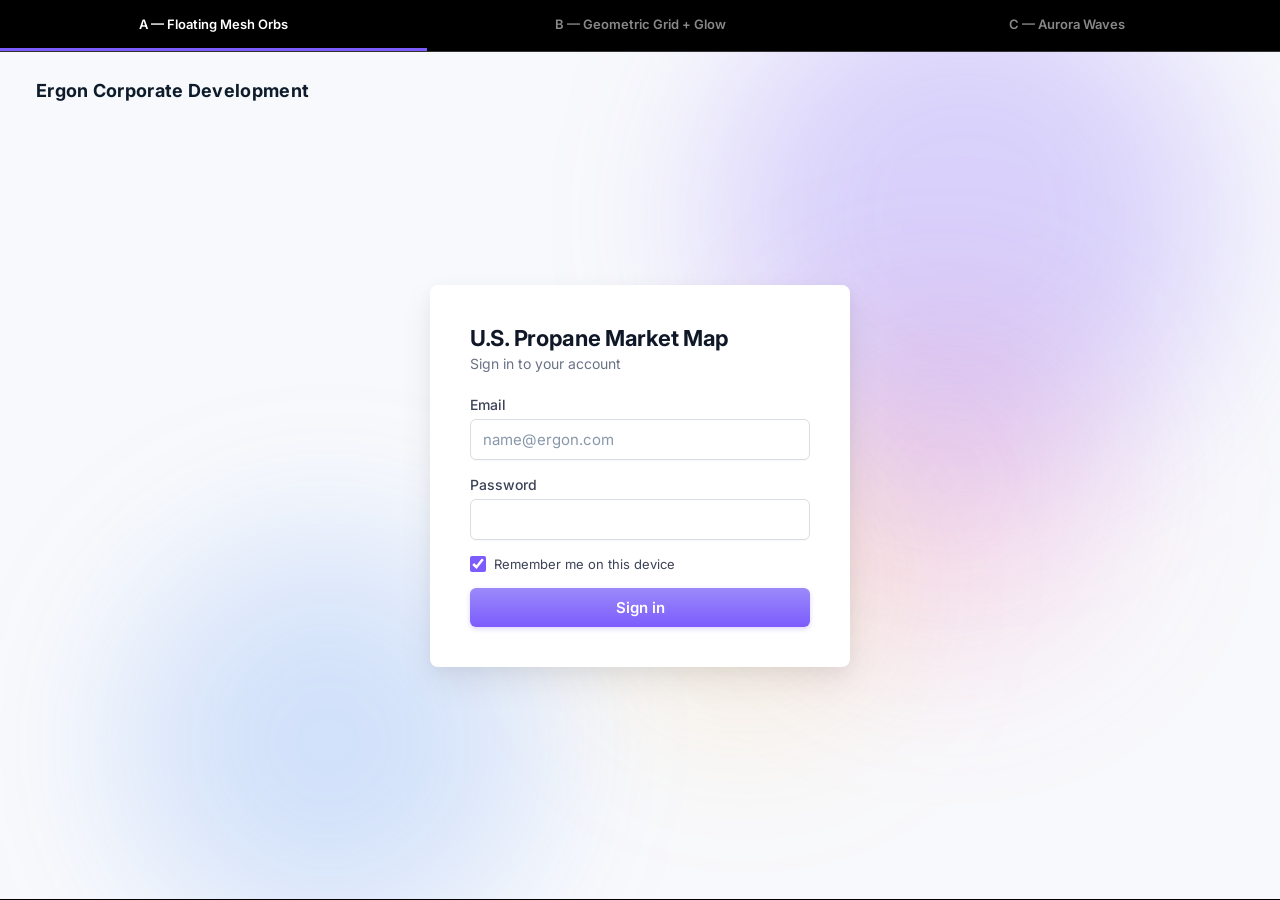
<file: login-mockups.html>
<!DOCTYPE html>
<html lang="en">
<head>
<meta charset="UTF-8">
<meta name="viewport" content="width=device-width, initial-scale=1.0">
<title>Login Background Options</title>
<link href="https://fonts.googleapis.com/css2?family=Inter:wght@400;500;600;700&display=swap" rel="stylesheet">
<style>
*{box-sizing:border-box;margin:0;padding:0}
body{font-family:Inter,-apple-system,sans-serif;background:#000}
.nav{position:sticky;top:0;z-index:100;display:flex;background:#000;border-bottom:1px solid #333}
.nav button{flex:1;padding:16px;border:none;font-size:13px;font-weight:600;cursor:pointer;color:#888;background:#000;border-bottom:3px solid transparent;font-family:Inter,sans-serif;transition:all .2s}
.nav button.active{color:#fff;border-bottom-color:#7C5CFC}
.nav button:hover{color:#ccc}
.mockup{display:none;height:calc(100vh - 53px);position:relative;overflow:hidden}
.mockup.active{display:flex;align-items:center;justify-content:center}

/* Shared card styles */
.card{background:#fff;border-radius:8px;padding:40px;width:420px;max-width:90%;box-shadow:0 15px 35px rgba(0,0,0,0.07),0 5px 15px rgba(0,0,0,0.04);text-align:left;position:relative;z-index:2;animation:cardIn .5s ease-out}
@keyframes cardIn{from{opacity:0;transform:translateY(12px)}to{opacity:1;transform:none}}
.card .app-title{font-size:22px;font-weight:700;color:#101828;margin-bottom:4px;letter-spacing:-0.3px}
.card .app-sub{font-size:14px;color:#697386;margin-bottom:24px}
.card .field{margin-bottom:16px;text-align:left}
.card .field label{display:block;font-size:14px;font-weight:500;color:#3c4257;margin-bottom:6px}
.card .field input{width:100%;padding:10px 12px;border:1px solid #d8dee4;border-radius:6px;font-size:15px;font-family:inherit;outline:none;background:#fff;color:#1a1a2e;box-shadow:0 1px 1px rgba(0,0,0,0.03)}
.card .field input:focus{border-color:#7C5CFC;box-shadow:0 0 0 3px rgba(124,92,252,0.1)}
.card .field input::placeholder{color:#8898aa}
.card .remember{display:flex;align-items:center;gap:8px;margin:12px 0 16px;font-size:13px;color:#3c4257}
.card .remember input{width:16px;height:16px;accent-color:#7C5CFC}
.card .btn{width:100%;padding:10px;border:none;border-radius:6px;background:linear-gradient(180deg,#9b8afb,#7C5CFC);color:#fff;font-size:15px;font-weight:600;font-family:inherit;cursor:pointer;box-shadow:0 2px 5px rgba(124,92,252,0.25)}
.card .btn:hover{filter:brightness(1.05)}
.brand{position:absolute;top:28px;left:36px;z-index:3;font-size:18px;font-weight:700;color:#0D1B2A;letter-spacing:0.3px}

/* ====== A: FLOATING MESH ORBS ====== */
#optA{background:#f8f9fc}
#optA .orb{position:absolute;border-radius:50%;filter:blur(80px);animation:orbA 20s ease-in-out infinite}
#optA .orb:nth-child(1){width:500px;height:500px;background:rgba(124,92,252,0.25);top:-10%;right:5%;animation-delay:0s}
#optA .orb:nth-child(2){width:400px;height:400px;background:rgba(59,130,246,0.2);bottom:-5%;left:10%;animation-delay:-7s;animation-duration:25s}
#optA .orb:nth-child(3){width:350px;height:350px;background:rgba(236,72,153,0.15);top:30%;left:60%;animation-delay:-14s;animation-duration:22s}
#optA .orb:nth-child(4){width:300px;height:300px;background:rgba(245,158,11,0.12);bottom:20%;right:30%;animation-delay:-4s;animation-duration:28s}
@keyframes orbA{0%,100%{transform:translate(0,0) scale(1)}25%{transform:translate(40px,-50px) scale(1.1)}50%{transform:translate(-30px,40px) scale(0.95)}75%{transform:translate(50px,20px) scale(1.05)}}
#optA .brand{color:#0D1B2A}

/* ====== B: GEOMETRIC GRID WITH GLOW ====== */
#optB{background:#0D1B2A}
#optB .grid-bg{position:absolute;inset:0;background-image:
  linear-gradient(rgba(124,92,252,0.08) 1px,transparent 1px),
  linear-gradient(90deg,rgba(124,92,252,0.08) 1px,transparent 1px);
  background-size:60px 60px;animation:gridShift 30s linear infinite}
@keyframes gridShift{0%{transform:translate(0,0)}100%{transform:translate(60px,60px)}}
#optB .glow{position:absolute;border-radius:50%;filter:blur(120px);animation:glowPulse 8s ease-in-out infinite}
#optB .glow:nth-child(2){width:600px;height:600px;background:rgba(124,92,252,0.2);top:10%;right:10%;animation-delay:0s}
#optB .glow:nth-child(3){width:400px;height:400px;background:rgba(59,130,246,0.15);bottom:10%;left:15%;animation-delay:-4s}
@keyframes glowPulse{0%,100%{opacity:0.6;transform:scale(1)}50%{opacity:1;transform:scale(1.15)}}
#optB .brand{color:rgba(255,255,255,0.8)}
#optB .card{background:rgba(255,255,255,0.95);backdrop-filter:blur(20px)}

/* ====== C: AURORA WAVES ====== */
#optC{background:#0a0a1a}
#optC .aurora{position:absolute;bottom:0;left:-20%;width:140%;height:60%;opacity:0.7}
#optC .aurora-band{position:absolute;bottom:0;width:100%;filter:blur(60px);animation:auroraWave 12s ease-in-out infinite}
#optC .aurora-band:nth-child(1){height:200px;background:linear-gradient(90deg,transparent 10%,rgba(124,92,252,0.5) 30%,rgba(59,130,246,0.4) 50%,rgba(16,185,129,0.3) 70%,transparent 90%);animation-delay:0s}
#optC .aurora-band:nth-child(2){height:160px;bottom:40px;background:linear-gradient(90deg,transparent 15%,rgba(236,72,153,0.4) 35%,rgba(124,92,252,0.5) 55%,rgba(59,130,246,0.3) 75%,transparent 90%);animation-delay:-4s;animation-duration:15s}
#optC .aurora-band:nth-child(3){height:120px;bottom:80px;background:linear-gradient(90deg,transparent 20%,rgba(245,158,11,0.3) 40%,rgba(236,72,153,0.4) 60%,rgba(124,92,252,0.3) 80%,transparent 95%);animation-delay:-8s;animation-duration:18s}
@keyframes auroraWave{0%,100%{transform:translateX(0) scaleY(1)}25%{transform:translateX(3%) scaleY(1.2)}50%{transform:translateX(-2%) scaleY(0.8)}75%{transform:translateX(2%) scaleY(1.1)}}
#optC .stars{position:absolute;inset:0;background:radial-gradient(1px 1px at 10% 20%,rgba(255,255,255,0.4),transparent),radial-gradient(1px 1px at 30% 60%,rgba(255,255,255,0.3),transparent),radial-gradient(1px 1px at 50% 10%,rgba(255,255,255,0.5),transparent),radial-gradient(1px 1px at 70% 40%,rgba(255,255,255,0.3),transparent),radial-gradient(1px 1px at 90% 70%,rgba(255,255,255,0.4),transparent),radial-gradient(1px 1px at 15% 80%,rgba(255,255,255,0.3),transparent),radial-gradient(1px 1px at 60% 90%,rgba(255,255,255,0.2),transparent),radial-gradient(1px 1px at 80% 15%,rgba(255,255,255,0.4),transparent),radial-gradient(1.5px 1.5px at 25% 45%,rgba(255,255,255,0.5),transparent),radial-gradient(1.5px 1.5px at 85% 55%,rgba(255,255,255,0.3),transparent)}
#optC .brand{color:rgba(255,255,255,0.7)}
#optC .card{background:rgba(255,255,255,0.95);backdrop-filter:blur(20px)}
#optC .card .app-title{color:#101828}
</style>
</head>
<body>

<div class="nav">
  <button class="active" onclick="show('A')">A — Floating Mesh Orbs</button>
  <button onclick="show('B')">B — Geometric Grid + Glow</button>
  <button onclick="show('C')">C — Aurora Waves</button>
</div>

<!-- A: Floating Mesh Orbs on light background -->
<div class="mockup active" id="optA">
  <div class="orb"></div><div class="orb"></div><div class="orb"></div><div class="orb"></div>
  <div class="brand">Ergon Corporate Development</div>
  <div class="card">
    <div class="app-title">U.S. Propane Market Map</div>
    <div class="app-sub">Sign in to your account</div>
    <div class="field"><label>Email</label><input type="email" placeholder="name@ergon.com"></div>
    <div class="field"><label>Password</label><input type="password"></div>
    <label class="remember"><input type="checkbox" checked> Remember me on this device</label>
    <button class="btn">Sign in</button>
  </div>
</div>

<!-- B: Geometric Grid with Glow -->
<div class="mockup" id="optB">
  <div class="grid-bg"></div><div class="glow"></div><div class="glow"></div>
  <div class="brand">Ergon Corporate Development</div>
  <div class="card">
    <div class="app-title">U.S. Propane Market Map</div>
    <div class="app-sub">Sign in to your account</div>
    <div class="field"><label>Email</label><input type="email" placeholder="name@ergon.com"></div>
    <div class="field"><label>Password</label><input type="password"></div>
    <label class="remember"><input type="checkbox" checked> Remember me on this device</label>
    <button class="btn">Sign in</button>
  </div>
</div>

<!-- C: Aurora Waves -->
<div class="mockup" id="optC">
  <div class="stars"></div>
  <div class="aurora">
    <div class="aurora-band"></div><div class="aurora-band"></div><div class="aurora-band"></div>
  </div>
  <div class="brand">Ergon Corporate Development</div>
  <div class="card">
    <div class="app-title">U.S. Propane Market Map</div>
    <div class="app-sub">Sign in to your account</div>
    <div class="field"><label>Email</label><input type="email" placeholder="name@ergon.com"></div>
    <div class="field"><label>Password</label><input type="password"></div>
    <label class="remember"><input type="checkbox" checked> Remember me on this device</label>
    <button class="btn">Sign in</button>
  </div>
</div>

<script>
function show(id){
  document.querySelectorAll('.mockup').forEach(m=>m.classList.remove('active'));
  document.querySelectorAll('.nav button').forEach(b=>b.classList.remove('active'));
  document.getElementById('opt'+id).classList.add('active');
  document.querySelectorAll('.nav button')[{A:0,B:1,C:2}[id]].classList.add('active');
}
</script>
</body>
</html>
</file>
